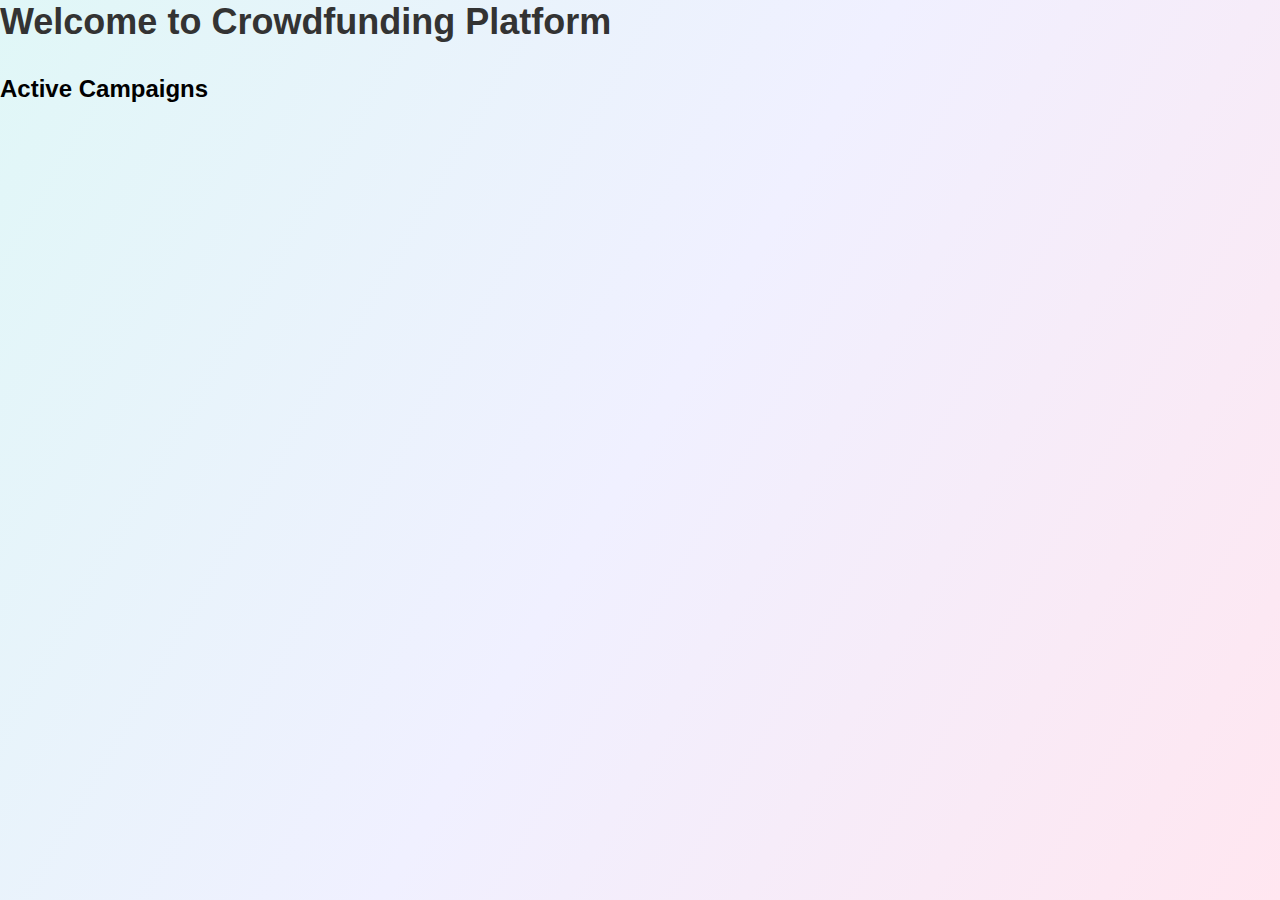
<file: crowdfunding-frontend/index.html>
<!DOCTYPE html>
<html lang="en">
<head>
    <meta charset="UTF-8">
    <meta name="viewport" content="width=device-width, initial-scale=1.0">
    <title>Crowdfunding Platform</title>
    <link rel="stylesheet" href="styles.css">
</head>
<body>
    <h1>Welcome to Crowdfunding Platform</h1>
    <div id="campaigns-container">
        <h2>Active Campaigns</h2>
        <ul id="campaigns-list"></ul>
    </div>

    <script src="script.js"></script>
</body>
</html>
</file>
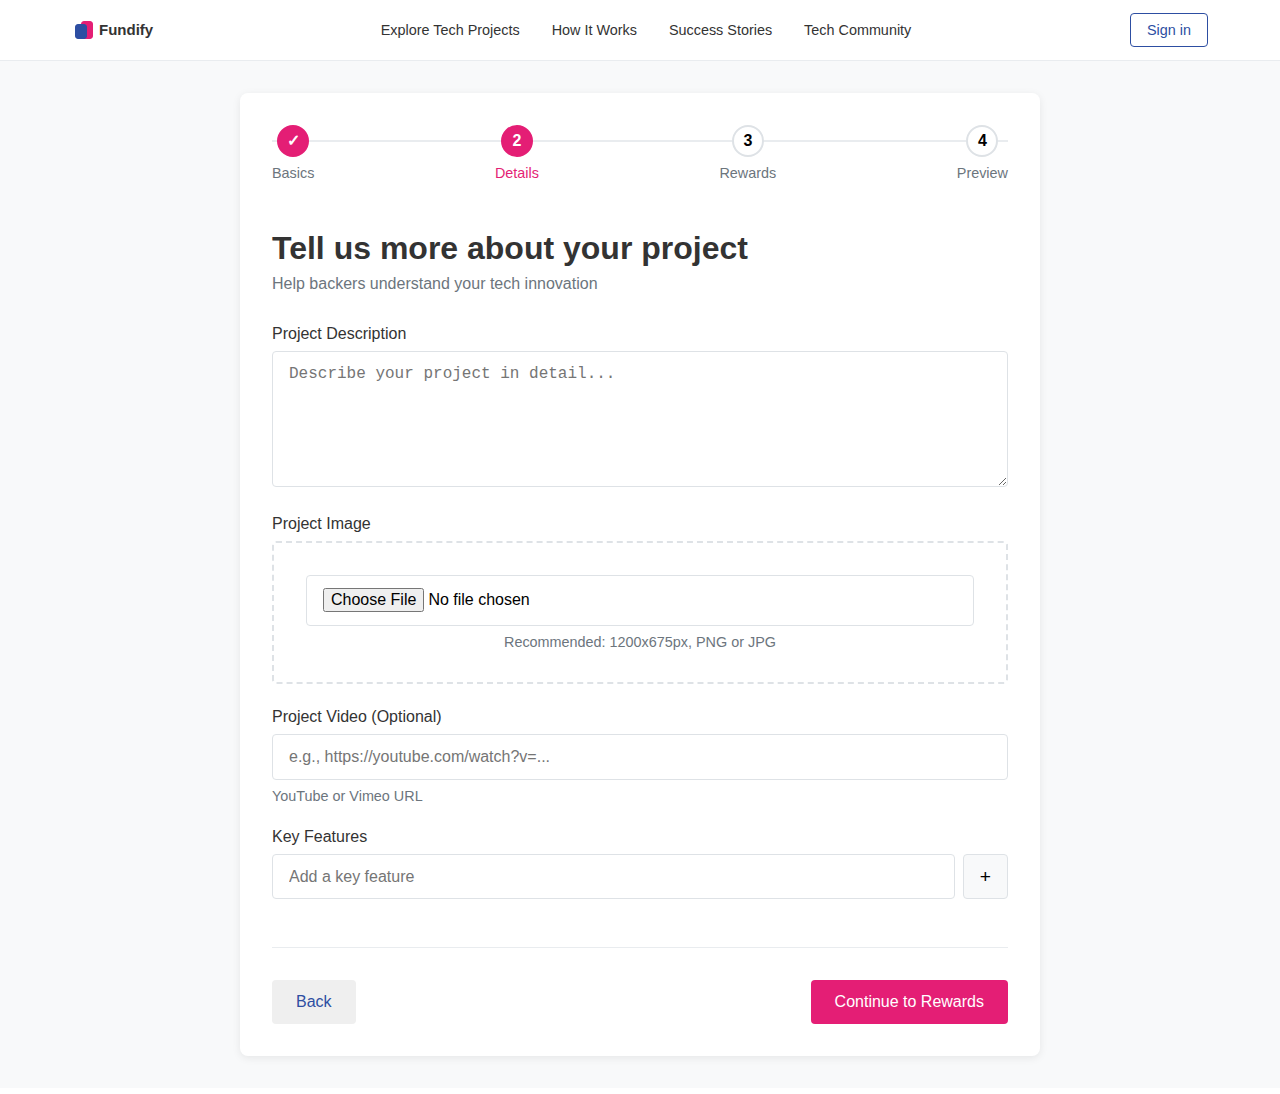
<file: crowdfunding-frontend/campaign-details.html>
<!DOCTYPE html>
<html lang="en">
<head>
    <meta charset="UTF-8">
    <meta name="viewport" content="width=device-width, initial-scale=1.0">
    <title>Campaign Details - Fundify</title>
    <link rel="stylesheet" href="styles.css">
    <link rel="stylesheet" href="campaign-form.css">
</head>
<body>
    <header>
        <nav class="main-nav">
            <a href="/" class="logo">
                <img src="assets/images/logo.svg" alt="Fundify">
            </a>
            <div class="nav-links">
                <a href="#explore">Explore Tech Projects</a>
                <a href="#how-it-works">How It Works</a>
                <a href="#stories">Success Stories</a>
                <a href="#community">Tech Community</a>
            </div>
            <div class="auth-buttons">
                <a href="/signin" class="btn-secondary">Sign in</a>
            </div>
        </nav>
    </header>

    <main class="campaign-form">
        <div class="form-container">
            <div class="form-progress">
                <div class="progress-step completed">
                    <span class="step-number">✓</span>
                    <span class="step-label">Basics</span>
                </div>
                <div class="progress-step active">
                    <span class="step-number">2</span>
                    <span class="step-label">Details</span>
                </div>
                <div class="progress-step">
                    <span class="step-number">3</span>
                    <span class="step-label">Rewards</span>
                </div>
                <div class="progress-step">
                    <span class="step-number">4</span>
                    <span class="step-label">Preview</span>
                </div>
            </div>

            <form id="campaign-details">
                <h1>Tell us more about your project</h1>
                <p class="form-subtitle">Help backers understand your tech innovation</p>

                <div class="form-group">
                    <label for="project-description">Project Description</label>
                    <textarea id="project-description" name="description" required
                            placeholder="Describe your project in detail..." rows="6"></textarea>
                </div>

                <div class="form-group">
                    <label for="project-image">Project Image</label>
                    <div class="file-upload">
                        <input type="file" id="project-image" name="image" accept="image/*" required>
                        <p class="input-hint">Recommended: 1200x675px, PNG or JPG</p>
                    </div>
                </div>

                <div class="form-group">
                    <label for="project-video">Project Video (Optional)</label>
                    <input type="url" id="project-video" name="video" 
                           placeholder="e.g., https://youtube.com/watch?v=...">
                    <p class="input-hint">YouTube or Vimeo URL</p>
                </div>

                <div class="form-group">
                    <label for="project-features">Key Features</label>
                    <div id="features-container">
                        <div class="feature-input">
                            <input type="text" name="features[]" placeholder="Add a key feature">
                            <button type="button" class="btn-add-feature">+</button>
                        </div>
                    </div>
                </div>

                <div class="form-actions">
                    <button type="button" class="btn-secondary" onclick="window.location.href='start.html'">Back</button>
                    <button type="submit" class="btn-primary">Continue to Rewards</button>
                </div>
            </form>
        </div>
    </main>
    <script src="campaign-form.js"></script>
</body>
</html>
</file>
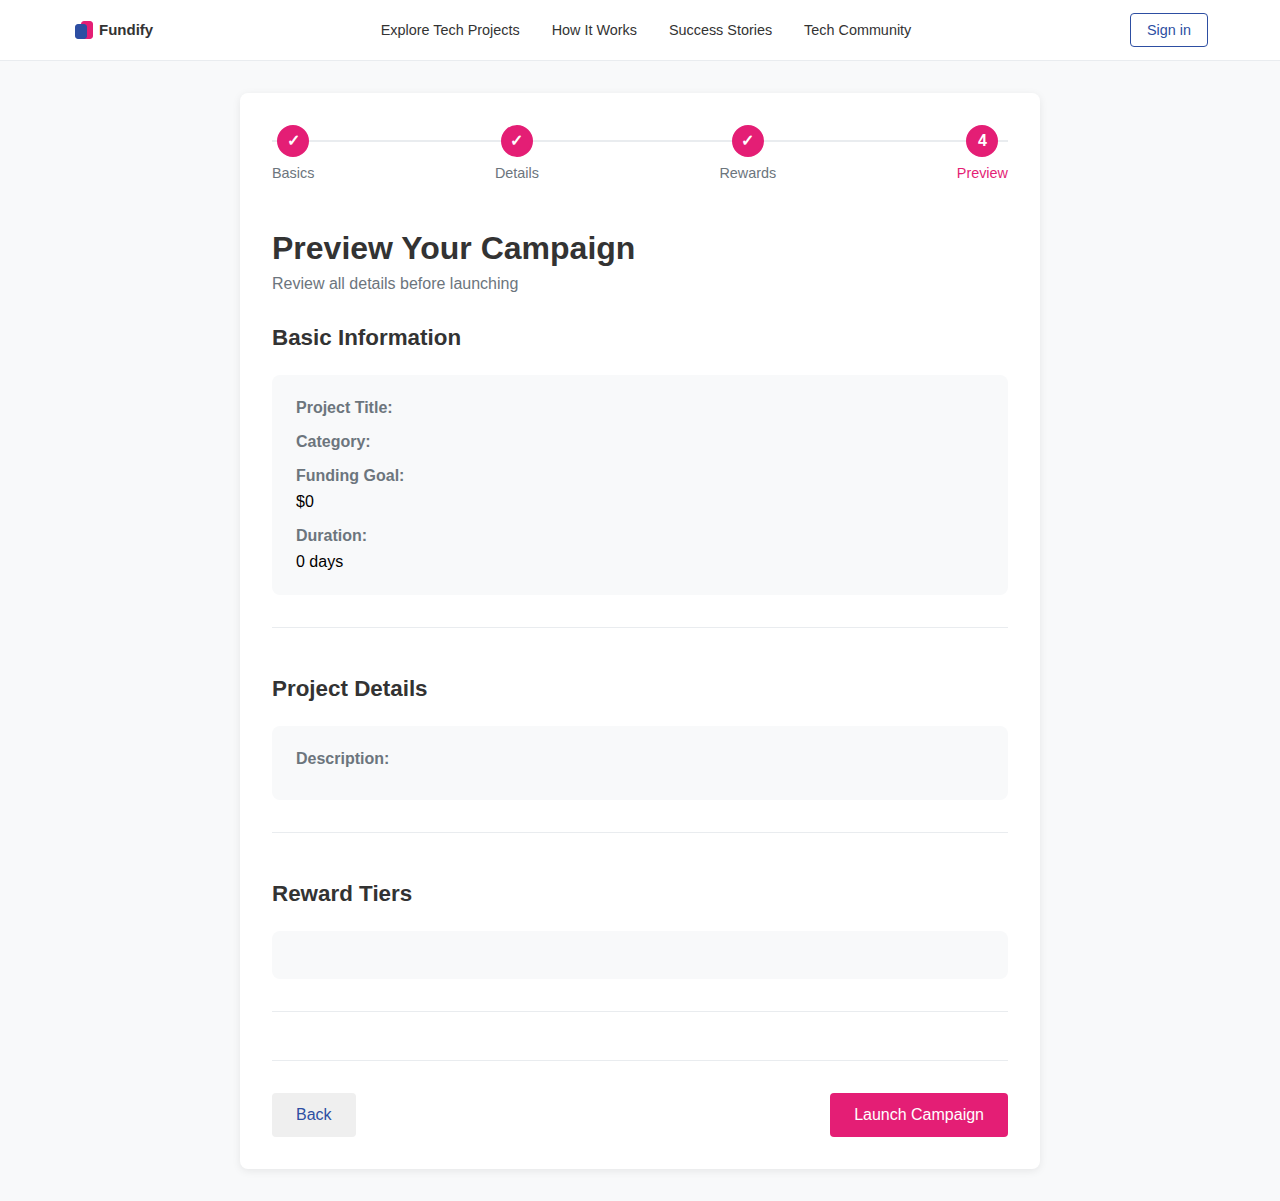
<file: crowdfunding-frontend/campaign-preview.html>
<!DOCTYPE html>
<html lang="en">
<head>
    <meta charset="UTF-8">
    <meta name="viewport" content="width=device-width, initial-scale=1.0">
    <title>Campaign Preview - Fundify</title>
    <link rel="stylesheet" href="styles.css">
    <link rel="stylesheet" href="campaign-form.css">
</head>
<body>
    <header>
        <nav class="main-nav">
            <a href="index.html" class="logo">
                <img src="assets/images/logo.svg" alt="Fundify">
            </a>
            <div class="nav-links">
                <a href="#explore">Explore Tech Projects</a>
                <a href="#how-it-works">How It Works</a>
                <a href="#stories">Success Stories</a>
                <a href="#community">Tech Community</a>
            </div>
            <div class="auth-buttons">
                <a href="/signin" class="btn-secondary">Sign in</a>
            </div>
        </nav>
    </header>

    <main class="campaign-form">
        <div class="form-container">
            <div class="form-progress">
                <div class="progress-step completed">
                    <span class="step-number">✓</span>
                    <span class="step-label">Basics</span>
                </div>
                <div class="progress-step completed">
                    <span class="step-number">✓</span>
                    <span class="step-label">Details</span>
                </div>
                <div class="progress-step completed">
                    <span class="step-number">✓</span>
                    <span class="step-label">Rewards</span>
                </div>
                <div class="progress-step active">
                    <span class="step-number">4</span>
                    <span class="step-label">Preview</span>
                </div>
            </div>

            <div id="campaign-preview">
                <h1>Preview Your Campaign</h1>
                <p class="form-subtitle">Review all details before launching</p>

                <div class="preview-section">
                    <h2>Basic Information</h2>
                    <div class="preview-content" id="basics-preview">
                        <!-- Populated by JavaScript -->
                    </div>
                </div>

                <div class="preview-section">
                    <h2>Project Details</h2>
                    <div class="preview-content" id="details-preview">
                        <!-- Populated by JavaScript -->
                    </div>
                </div>

                <div class="preview-section">
                    <h2>Reward Tiers</h2>
                    <div class="preview-content" id="rewards-preview">
                        <!-- Populated by JavaScript -->
                    </div>
                </div>

                <div class="form-actions">
                    <button type="button" class="btn-secondary" onclick="window.location.href='campaign-rewards.html'">Back</button>
                    <button type="button" class="btn-primary" id="launch-campaign">Launch Campaign</button>
                </div>
            </div>
        </div>
    </main>

    <script src="campaign-form.js"></script>
    <script>
        // Load and display preview data
        document.addEventListener('DOMContentLoaded', function() {
            // Load stored data
            const basics = JSON.parse(sessionStorage.getItem('campaign-basics') || '{}');
            const details = JSON.parse(sessionStorage.getItem('campaign-details') || '{}');
            const rewards = JSON.parse(sessionStorage.getItem('campaign-rewards') || '{"rewards":[]}');

            // Display basics preview
            document.getElementById('basics-preview').innerHTML = `
                <div class="preview-item">
                    <strong>Project Title:</strong> ${basics.title || ''}
                </div>
                <div class="preview-item">
                    <strong>Category:</strong> ${basics.category || ''}
                </div>
                <div class="preview-item">
                    <strong>Funding Goal:</strong> $${basics.goal || '0'}
                </div>
                <div class="preview-item">
                    <strong>Duration:</strong> ${basics.duration || '0'} days
                </div>
            `;

            // Display details preview
            document.getElementById('details-preview').innerHTML = `
                <div class="preview-item">
                    <strong>Description:</strong>
                    <p>${details.description || ''}</p>
                </div>
                ${details.features ? `
                <div class="preview-item">
                    <strong>Key Features:</strong>
                    <ul>
                        ${details.features.map(feature => `<li>${feature}</li>`).join('')}
                    </ul>
                </div>
                ` : ''}
            `;

            // Display rewards preview
            const rewardsHtml = rewards.rewards.map((reward, index) => `
                <div class="preview-reward-tier">
                    <h3>${reward.name}</h3>
                    <div class="preview-item">
                        <strong>Pledge Amount:</strong> $${reward.amount}
                    </div>
                    <div class="preview-item">
                        <strong>Description:</strong>
                        <p>${reward.description}</p>
                    </div>
                    ${reward.limit ? `
                    <div class="preview-item">
                        <strong>Limited Quantity:</strong> ${reward.limit}
                    </div>
                    ` : ''}
                    <div class="preview-item">
                        <strong>Estimated Delivery:</strong> ${reward.delivery}
                    </div>
                </div>
            `).join('');
            
            document.getElementById('rewards-preview').innerHTML = rewardsHtml;

            // Handle launch button
            document.getElementById('launch-campaign').addEventListener('click', function() {
                alert('Campaign submitted successfully!');
                // Clear session storage
                sessionStorage.clear();
                // Redirect to home
                window.location.href = 'index.html';
            });
        });
    </script>
</body>
</html>
</file>
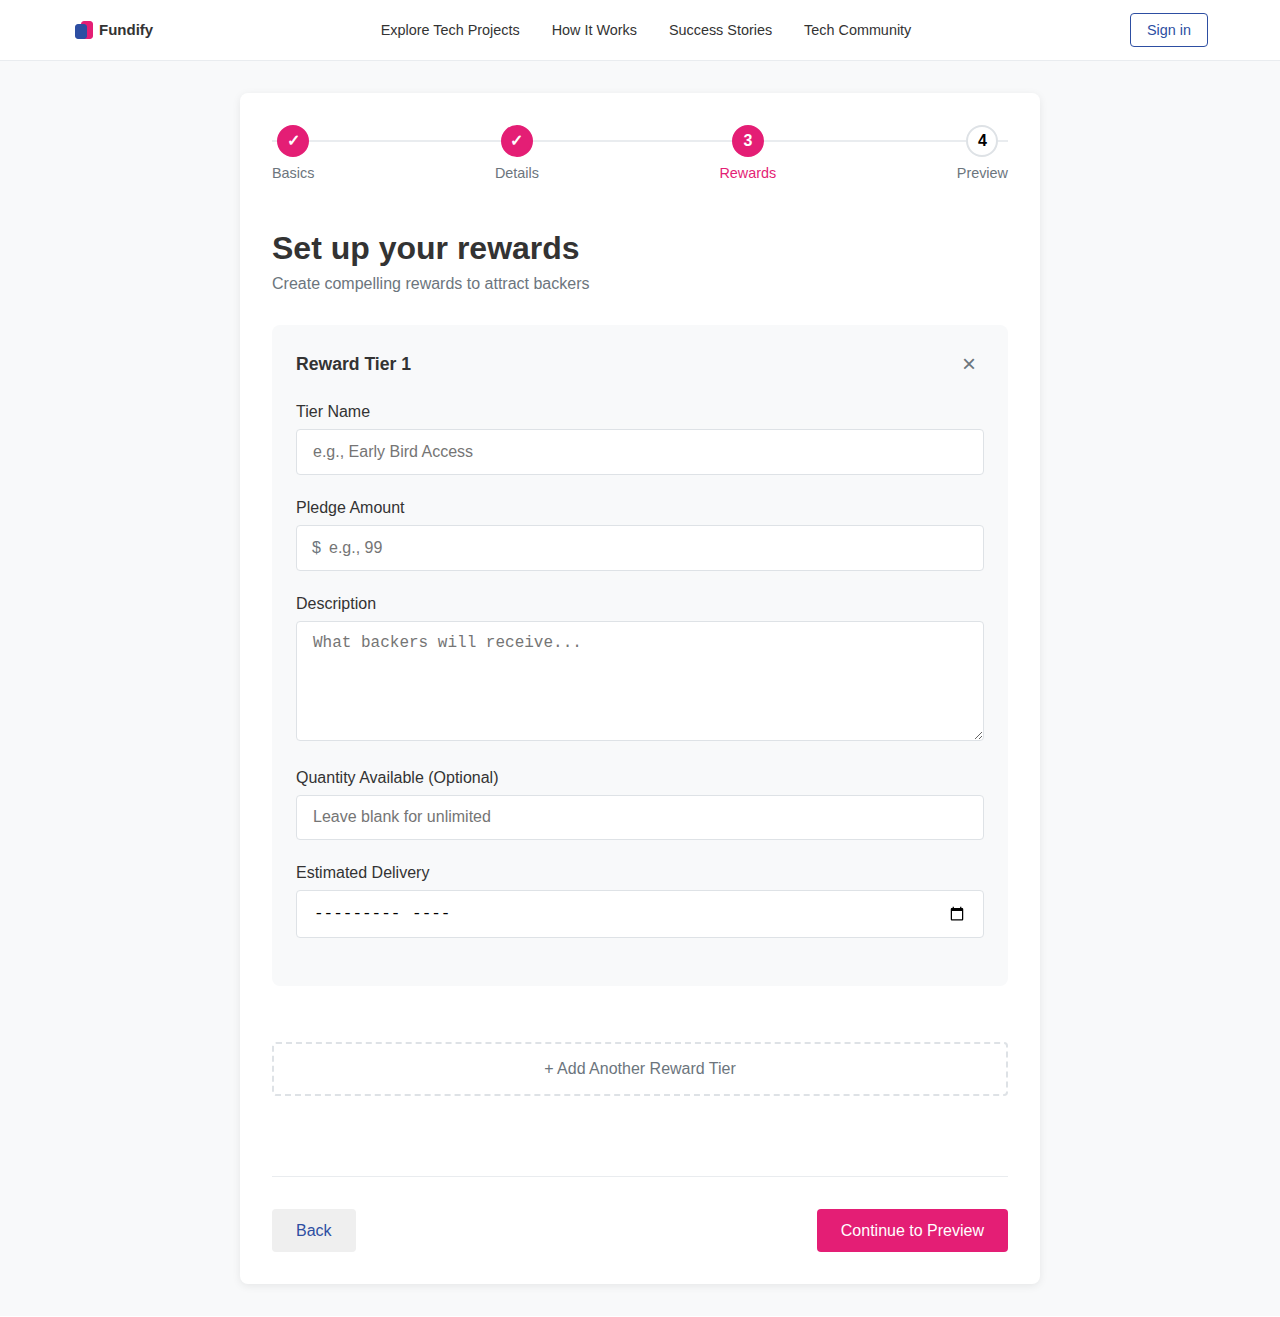
<file: crowdfunding-frontend/campaign-rewards.html>
<!DOCTYPE html>
<html lang="en">
<head>
    <meta charset="UTF-8">
    <meta name="viewport" content="width=device-width, initial-scale=1.0">
    <title>Campaign Rewards - Fundify</title>
    <link rel="stylesheet" href="styles.css">
    <link rel="stylesheet" href="campaign-form.css">
</head>
<body>
    <header>
        <nav class="main-nav">
            <a href="index.html" class="logo">
                <img src="assets/images/logo.svg" alt="Fundify">
            </a>
            <div class="nav-links">
                <a href="#explore">Explore Tech Projects</a>
                <a href="#how-it-works">How It Works</a>
                <a href="#stories">Success Stories</a>
                <a href="#community">Tech Community</a>
            </div>
            <div class="auth-buttons">
                <a href="/signin" class="btn-secondary">Sign in</a>
            </div>
        </nav>
    </header>

    <main class="campaign-form">
        <div class="form-container">
            <div class="form-progress">
                <div class="progress-step completed">
                    <span class="step-number">✓</span>
                    <span class="step-label">Basics</span>
                </div>
                <div class="progress-step completed">
                    <span class="step-number">✓</span>
                    <span class="step-label">Details</span>
                </div>
                <div class="progress-step active">
                    <span class="step-number">3</span>
                    <span class="step-label">Rewards</span>
                </div>
                <div class="progress-step">
                    <span class="step-number">4</span>
                    <span class="step-label">Preview</span>
                </div>
            </div>

            <form id="campaign-rewards">
                <h1>Set up your rewards</h1>
                <p class="form-subtitle">Create compelling rewards to attract backers</p>

                <div id="rewards-container">
                    <div class="reward-tier">
                        <div class="reward-header">
                            <h3>Reward Tier 1</h3>
                            <button type="button" class="btn-remove-tier">×</button>
                        </div>
                        <div class="form-group">
                            <label for="tier-name-1">Tier Name</label>
                            <input type="text" id="tier-name-1" name="rewards[0][name]" required
                                   placeholder="e.g., Early Bird Access">
                        </div>
                        <div class="form-group">
                            <label for="tier-amount-1">Pledge Amount</label>
                            <div class="input-with-prefix">
                                <span class="prefix">$</span>
                                <input type="number" id="tier-amount-1" name="rewards[0][amount]" required
                                       placeholder="e.g., 99" min="1">
                            </div>
                        </div>
                        <div class="form-group">
                            <label for="tier-description-1">Description</label>
                            <textarea id="tier-description-1" name="rewards[0][description]" required
                                    placeholder="What backers will receive..." rows="3"></textarea>
                        </div>
                        <div class="form-group">
                            <label for="tier-limit-1">Quantity Available (Optional)</label>
                            <input type="number" id="tier-limit-1" name="rewards[0][limit]"
                                   placeholder="Leave blank for unlimited" min="1">
                        </div>
                        <div class="form-group">
                            <label for="tier-delivery-1">Estimated Delivery</label>
                            <input type="month" id="tier-delivery-1" name="rewards[0][delivery]" required>
                        </div>
                    </div>
                </div>

                <button type="button" id="add-reward-tier" class="btn-secondary">
                    + Add Another Reward Tier
                </button>

                <div class="form-actions">
                    <button type="button" class="btn-secondary" onclick="window.location.href='campaign-details.html'">Back</button>
                    <button type="submit" class="btn-primary">Continue to Preview</button>
                </div>
            </form>
        </div>
    </main>
    <script src="campaign-form.js"></script>
</body>
</html>
</file>
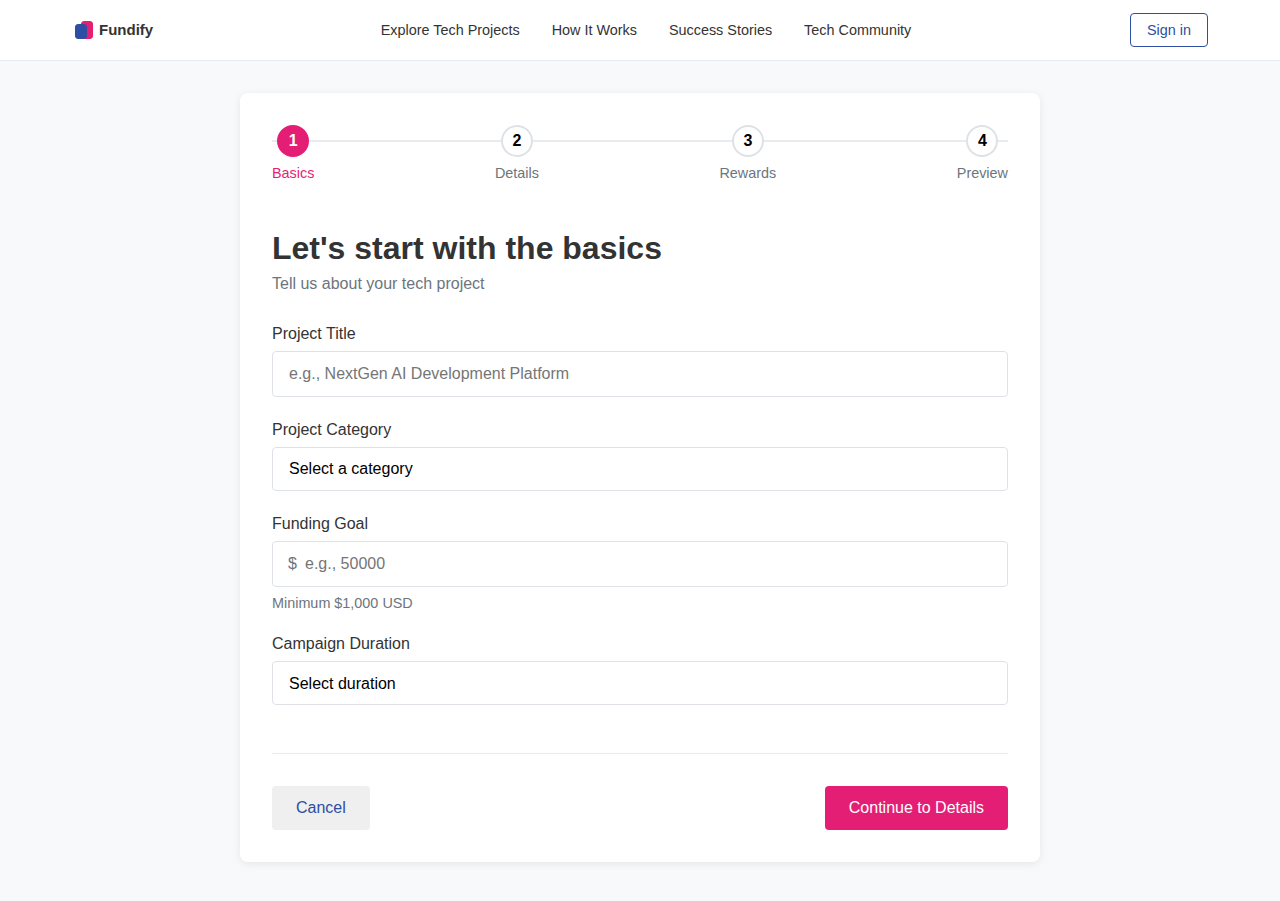
<file: crowdfunding-frontend/start.html>
<!DOCTYPE html>
<html lang="en">
<head>
    <meta charset="UTF-8">
    <meta name="viewport" content="width=device-width, initial-scale=1.0">
    <title>Start Your Campaign - Fundify</title>
    <link rel="stylesheet" href="styles.css">
    <link rel="stylesheet" href="campaign-form.css">
</head>
<body>
    <header>
        <nav class="main-nav">
            <a href="index.html" class="logo">
                <img src="assets/images/logo.svg" alt="Fundify">
            </a>
            <div class="nav-links">
                <a href="#explore">Explore Tech Projects</a>
                <a href="#how-it-works">How It Works</a>
                <a href="#stories">Success Stories</a>
                <a href="#community">Tech Community</a>
            </div>
            <div class="auth-buttons">
                <a href="/signin" class="btn-secondary">Sign in</a>
            </div>
        </nav>
    </header>

    <main class="campaign-form">
        <div class="form-container">
            <div class="form-progress">
                <div class="progress-step active">
                    <span class="step-number">1</span>
                    <span class="step-label">Basics</span>
                </div>
                <div class="progress-step">
                    <span class="step-number">2</span>
                    <span class="step-label">Details</span>
                </div>
                <div class="progress-step">
                    <span class="step-number">3</span>
                    <span class="step-label">Rewards</span>
                </div>
                <div class="progress-step">
                    <span class="step-number">4</span>
                    <span class="step-label">Preview</span>
                </div>
            </div>

            <form id="campaign-basics">
                <h1>Let's start with the basics</h1>
                <p class="form-subtitle">Tell us about your tech project</p>

                <div class="form-group">
                    <label for="project-title">Project Title</label>
                    <input type="text" id="project-title" name="title" required
                           placeholder="e.g., NextGen AI Development Platform">
                </div>

                <div class="form-group">
                    <label for="project-category">Project Category</label>
                    <select id="project-category" name="category" required>
                        <option value="" disabled selected>Select a category</option>
                        <option value="saas">SaaS / Subscription Software</option>
                        <option value="ai">AI / Machine Learning Tools</option>
                        <option value="dev">Developer Tools & Open Source</option>
                        <option value="hardware">Hardware & IoT</option>
                        <option value="blockchain">Blockchain & Web3</option>
                    </select>
                </div>

                <div class="form-group">
                    <label for="funding-goal">Funding Goal</label>
                    <div class="input-with-prefix">
                        <span class="prefix">$</span>
                        <input type="number" id="funding-goal" name="goal" required
                               placeholder="e.g., 50000" min="1000">
                    </div>
                    <p class="input-hint">Minimum $1,000 USD</p>
                </div>

                <div class="form-group">
                    <label for="project-duration">Campaign Duration</label>
                    <select id="project-duration" name="duration" required>
                        <option value="" disabled selected>Select duration</option>
                        <option value="30">30 days</option>
                        <option value="45">45 days</option>
                        <option value="60">60 days</option>
                    </select>
                </div>

                <div class="form-actions">
                    <button type="button" class="btn-secondary" onclick="window.location.href='/'">Cancel</button>
                    <button type="submit" class="btn-primary">Continue to Details</button>
                </div>
            </form>
        </div>
    </main>
    <script src="campaign-form.js"></script>
</body>
</html>
</file>
<file: crowdfunding-frontend/styles.css>
:root {
    --primary-color: #E41E75;
    --secondary-color: #2D4EA2;
    --text-color: #333;
    --background-start: #E0F7F7;
    --background-middle: #F0F0FF;
    --background-end: #FFE6F0;
    --gray-100: #f8f9fa;
    --gray-200: #e9ecef;
    --gray-300: #dee2e6;
    --gray-600: #6c757d;
}

* {
    margin: 0;
    padding: 0;
    box-sizing: border-box;
}

body {
    font-family: -apple-system, BlinkMacSystemFont, 'Segoe UI', Roboto, Oxygen, Ubuntu, Cantarell, sans-serif;
    min-height: 100vh;
    display: flex;
    flex-direction: column;
    background: linear-gradient(120deg, var(--background-start), var(--background-middle), var(--background-end));
}

/* Header Styles */
header {
    background: white;
    border-bottom: 1px solid var(--gray-200);
}

.main-nav {
    max-width: 1200px;
    margin: 0 auto;
    padding: 0.8rem 2rem;
    display: flex;
    justify-content: space-between;
    align-items: center;
}

.logo img {
    height: 1.5rem;
    width: auto;
    display: block;
}

.nav-links {
    display: flex;
    gap: 2rem;
}

.nav-links a {
    text-decoration: none;
    color: var(--text-color);
    font-size: 0.9rem;
    font-weight: 500;
}

.auth-buttons {
    display: flex;
    gap: 1rem;
}

.btn-primary {
    background-color: var(--primary-color);
    color: white;
    padding: 0.5rem 1rem;
    border-radius: 4px;
    text-decoration: none;
    font-size: 0.9rem;
    font-weight: 500;
}

.btn-secondary {
    color: var(--secondary-color);
    border: 1px solid var(--secondary-color);
    padding: 0.5rem 1rem;
    border-radius: 4px;
    text-decoration: none;
    font-size: 0.9rem;
    font-weight: 500;
}

/* Main Content */
.fundraising-journey {
    text-align: center;
    max-width: 600px;
    margin: 4rem auto;
    padding: 0 1rem;
}

.journey-subtitle {
    font-size: 1rem;
    color: var(--text-color);
    margin-bottom: 1rem;
}

h1 {
    font-size: 2.25rem;
    color: var(--text-color);
    margin-bottom: 2rem;
    font-weight: 600;
    line-height: 1.2;
}

.select-wrapper {
    position: relative;
    width: 100%;
    max-width: 400px;
    margin: 0 auto;
}

select {
    width: 100%;
    padding: 0.8rem 1rem;
    font-size: 1rem;
    border: 1px solid var(--gray-300);
    border-radius: 4px;
    background: white;
    appearance: none;
    cursor: pointer;
}

.select-wrapper::after {
    content: '▾';
    position: absolute;
    right: 1rem;
    top: 50%;
    transform: translateY(-50%);
    pointer-events: none;
    color: var(--gray-600);
}

/* Campaign Section */
.active-campaigns {
    background: white;
    padding: 3rem 2rem;
}

.container {
    max-width: 1200px;
    margin: 0 auto;
    padding: 0 1rem;
}

.category-filters {
    margin: 1rem 0;
    display: flex;
    gap: 0.5rem;
}

.filter-btn {
    font-size: 0.85rem;
    padding: 0.3rem 0.7rem;
    border: 1px solid var(--gray-300);
    border-radius: 4px;
    background: white;
    cursor: pointer;
}

.filter-btn.active {
    background: var(--gray-100);
    border-color: var(--gray-600);
}

.campaigns-grid {
    display: grid;
    grid-template-columns: repeat(auto-fill, minmax(280px, 1fr));
    gap: 1.5rem;
    margin-top: 1.5rem;
}

.campaign-card {
    border: 1px solid var(--gray-200);
    border-radius: 8px;
    overflow: hidden;
    background: white;
    transition: transform 0.2s ease, box-shadow 0.2s ease;
}

.campaign-card:hover {
    transform: translateY(-2px);
    box-shadow: 0 4px 12px rgba(0, 0, 0, 0.1);
}

.campaign-image {
    position: relative;
    padding-top: 52%; /* Slightly shorter aspect ratio */
}

.campaign-image img {
    position: absolute;
    top: 0;
    left: 0;
    width: 100%;
    height: 100%;
    object-fit: cover;
    transition: opacity 0.3s ease;
}

.campaign-image img:not([loaded]) {
    opacity: 0;
}

.campaign-image::before {
    content: '';
    position: absolute;
    top: 0;
    left: 0;
    width: 100%;
    height: 100%;
    background: var(--gray-100);
    z-index: -1;
}

.campaign-content {
    padding: 1rem;
}

.campaign-content h3 {
    font-size: 1rem;
    margin-bottom: 0.4rem;
    line-height: 1.3;
}

.description {
    font-size: 0.85rem;
    margin-bottom: 0.8rem;
    line-height: 1.4;
    /* Limit to 2 lines */
    display: -webkit-box;
    -webkit-box-orient: vertical;
    overflow: hidden;
}

.progress-wrapper {
    margin-top: 1rem;
}

.progress-bar {
    height: 6px;
    background: var(--gray-200);
    border-radius: 3px;
    overflow: hidden;
    margin-bottom: 0.8rem;
}

.progress {
    height: 100%;
    background: var(--primary-color);
}

.campaign-stats {
    margin: 0.5rem 0;
    font-size: 0.85rem;
}

.amount {
    color: var(--primary-color);
    font-weight: 600;
}

.target {
    color: var(--gray-600);
}

.campaign-meta {
    font-size: 0.8rem;
}

.category {
    font-size: 0.75rem;
    padding: 0.2rem 0.5rem;
}

/* Footer */
footer {
    background: white;
    padding: 3rem 2rem;
    margin-top: auto;
}

.footer-content {
    max-width: 1200px;
    margin: 0 auto;
    display: grid;
    grid-template-columns: repeat(3, 1fr);
    gap: 3rem;
}

.footer-group h3 {
    font-size: 1rem;
    margin-bottom: 1rem;
    color: var(--text-color);
}

.footer-group a {
    display: block;
    color: var(--gray-600);
    text-decoration: none;
    font-size: 0.9rem;
    margin-bottom: 0.5rem;
}

@media (max-width: 768px) {
    .main-nav {
        flex-direction: column;
        padding: 1rem;
        gap: 1rem;
    }
    
    .nav-links {
        flex-direction: column;
        text-align: center;
    }
    
    h1 {
        font-size: 1.75rem;
    }
    
    .campaigns-grid {
        grid-template-columns: 1fr;
    }
    
    .footer-content {
        grid-template-columns: 1fr;
        gap: 2rem;
    }
}

/* Add to existing styles */
.placeholder-image {
    background: linear-gradient(45deg, var(--gray-200) 25%, var(--gray-100) 25%, var(--gray-100) 50%, var(--gray-200) 50%, var(--gray-200) 75%, var(--gray-100) 75%, var(--gray-100) 100%);
    background-size: 20px 20px;
    width: 100%;
    height: 100%;
    position: absolute;
    top: 0;
    left: 0;
}

/* Add after .container styles */
.search-filter-container {
    display: flex;
    justify-content: space-between;
    align-items: center;
    margin: 1.5rem 0;
    gap: 1rem;
}

.search-bar {
    flex: 1;
    max-width: 400px;
    position: relative;
}

.search-bar input {
    width: 100%;
    padding: 0.5rem 2.5rem 0.5rem 1rem;
    border: 1px solid var(--gray-300);
    border-radius: 4px;
    font-size: 0.9rem;
    outline: none;
    transition: border-color 0.2s ease, box-shadow 0.2s ease;
}

.search-bar input:focus {
    border-color: var(--primary-color);
    box-shadow: 0 0 0 3px rgba(228, 30, 117, 0.1);
}

.search-icon {
    position: absolute;
    right: 0.5rem;
    top: 50%;
    transform: translateY(-50%);
    background: none;
    border: none;
    color: var(--gray-600);
    padding: 0.25rem;
    cursor: pointer;
    display: flex;
    align-items: center;
}

.search-icon:hover {
    color: var(--primary-color);
}

@media (max-width: 768px) {
    .search-filter-container {
        flex-direction: column;
        align-items: stretch;
    }

    .search-bar {
        max-width: none;
    }
}
</file>
<file: crowdfunding-frontend/campaign-form.css>
.campaign-form {
    background: var(--gray-100);
    min-height: calc(100vh - 60px);
    padding: 2rem;
}

.form-container {
    max-width: 800px;
    margin: 0 auto;
    background: white;
    border-radius: 8px;
    box-shadow: 0 2px 8px rgba(0, 0, 0, 0.08);
    padding: 2rem;
}

.form-progress {
    display: flex;
    justify-content: space-between;
    margin-bottom: 3rem;
    position: relative;
}

.form-progress::before {
    content: '';
    position: absolute;
    top: 15px;
    left: 0;
    right: 0;
    height: 2px;
    background: var(--gray-200);
    z-index: 1;
}

.progress-step {
    display: flex;
    flex-direction: column;
    align-items: center;
    position: relative;
    z-index: 2;
}

.step-number {
    width: 32px;
    height: 32px;
    border-radius: 50%;
    background: white;
    border: 2px solid var(--gray-300);
    display: flex;
    align-items: center;
    justify-content: center;
    font-weight: 600;
    margin-bottom: 0.5rem;
}

.step-label {
    font-size: 0.9rem;
    color: var(--gray-600);
}

.progress-step.active .step-number {
    background: var(--primary-color);
    border-color: var(--primary-color);
    color: white;
}

.progress-step.active .step-label {
    color: var(--primary-color);
    font-weight: 500;
}

.progress-step.completed .step-number {
    background: var(--primary-color);
    border-color: var(--primary-color);
    color: white;
}

.campaign-form h1 {
    font-size: 2rem;
    margin-bottom: 0.5rem;
    text-align: left;
}

.form-subtitle {
    color: var(--gray-600);
    margin-bottom: 2rem;
}

.form-group {
    margin-bottom: 1.5rem;
}

.form-group label {
    display: block;
    margin-bottom: 0.5rem;
    font-weight: 500;
    color: var(--text-color);
}

.form-group input,
.form-group select {
    width: 100%;
    padding: 0.8rem 1rem;
    border: 1px solid var(--gray-300);
    border-radius: 4px;
    font-size: 1rem;
    transition: border-color 0.2s ease;
}

.form-group input:focus,
.form-group select:focus {
    outline: none;
    border-color: var(--primary-color);
    box-shadow: 0 0 0 3px rgba(228, 30, 117, 0.1);
}

.input-with-prefix {
    position: relative;
    display: flex;
    align-items: center;
}

.prefix {
    position: absolute;
    left: 1rem;
    color: var(--gray-600);
    font-weight: 500;
}

.input-with-prefix input {
    padding-left: 2rem;
}

.input-hint {
    margin-top: 0.5rem;
    font-size: 0.9rem;
    color: var(--gray-600);
}

.form-actions {
    display: flex;
    justify-content: space-between;
    margin-top: 3rem;
    padding-top: 2rem;
    border-top: 1px solid var(--gray-200);
}

.form-actions button {
    padding: 0.8rem 1.5rem;
    font-size: 1rem;
    font-weight: 500;
    border: none;
    border-radius: 4px;
    cursor: pointer;
}

.form-group textarea {
    width: 100%;
    padding: 0.8rem 1rem;
    border: 1px solid var(--gray-300);
    border-radius: 4px;
    font-size: 1rem;
    resize: vertical;
    min-height: 120px;
    transition: border-color 0.2s ease;
}

.form-group textarea:focus {
    outline: none;
    border-color: var(--primary-color);
    box-shadow: 0 0 0 3px rgba(228, 30, 117, 0.1);
}

.file-upload {
    border: 2px dashed var(--gray-300);
    border-radius: 4px;
    padding: 2rem;
    text-align: center;
    cursor: pointer;
    transition: border-color 0.2s ease;
}

.file-upload:hover {
    border-color: var(--primary-color);
}

.feature-input {
    display: flex;
    gap: 0.5rem;
    margin-bottom: 0.5rem;
}

.btn-add-feature {
    padding: 0.5rem 1rem;
    background: var(--gray-100);
    border: 1px solid var(--gray-300);
    border-radius: 4px;
    cursor: pointer;
    font-size: 1.2rem;
    line-height: 1;
}

.btn-add-feature:hover {
    background: var(--gray-200);
}

@media (max-width: 768px) {
    .campaign-form {
        padding: 1rem;
    }

    .form-container {
        padding: 1.5rem;
    }

    .form-progress {
        margin-bottom: 2rem;
    }

    .step-label {
        font-size: 0.8rem;
    }

    .campaign-form h1 {
        font-size: 1.5rem;
    }

    .form-actions {
        flex-direction: column-reverse;
        gap: 1rem;
    }

    .form-actions button {
        width: 100%;
    }
}

.reward-tier {
    background: var(--gray-100);
    border-radius: 8px;
    padding: 1.5rem;
    margin-bottom: 1.5rem;
}

.reward-header {
    display: flex;
    justify-content: space-between;
    align-items: center;
    margin-bottom: 1.5rem;
}

.reward-header h3 {
    font-size: 1.1rem;
    font-weight: 600;
    color: var(--text-color);
    margin: 0;
}

.btn-remove-tier {
    background: none;
    border: none;
    color: var(--gray-600);
    font-size: 1.5rem;
    cursor: pointer;
    padding: 0.2rem 0.5rem;
    line-height: 1;
}

.btn-remove-tier:hover {
    color: var(--primary-color);
}

#add-reward-tier {
    width: 100%;
    background: white;
    border: 2px dashed var(--gray-300);
    padding: 1rem;
    margin: 2rem 0;
    font-size: 1rem;
    color: var(--gray-600);
}

#add-reward-tier:hover {
    border-color: var(--primary-color);
    color: var(--primary-color);
}

.preview-section {
    margin-bottom: 3rem;
    padding-bottom: 2rem;
    border-bottom: 1px solid var(--gray-200);
}

.preview-section h2 {
    font-size: 1.4rem;
    margin-bottom: 1.5rem;
    color: var(--text-color);
}

.preview-content {
    background: var(--gray-100);
    border-radius: 8px;
    padding: 1.5rem;
}

.preview-item {
    margin-bottom: 1rem;
}

.preview-item:last-child {
    margin-bottom: 0;
}

.preview-item strong {
    display: block;
    margin-bottom: 0.5rem;
    color: var(--gray-600);
}

.preview-item p {
    margin: 0;
    line-height: 1.5;
}

.preview-item ul {
    margin: 0;
    padding-left: 1.5rem;
}

.preview-reward-tier {
    background: white;
    border-radius: 6px;
    padding: 1.5rem;
    margin-bottom: 1rem;
    box-shadow: 0 1px 3px rgba(0, 0, 0, 0.1);
}

.preview-reward-tier:last-child {
    margin-bottom: 0;
}

.preview-reward-tier h3 {
    margin: 0 0 1rem 0;
    color: var(--primary-color);
}
</file>
